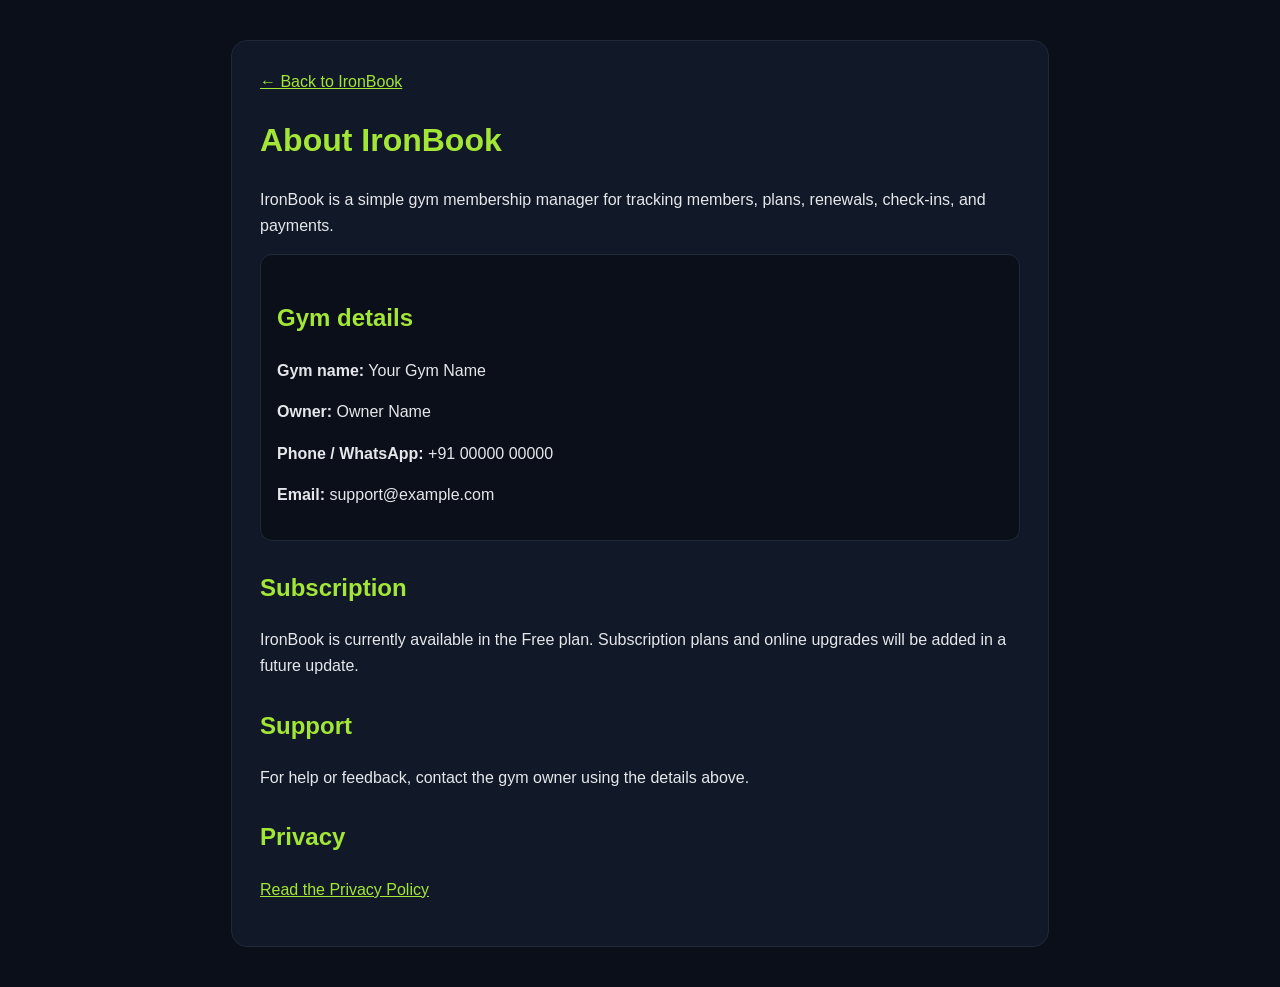
<file: about.html>
<!doctype html>
<html lang="en">
<head>
  <meta charset="UTF-8" />
  <meta name="viewport" content="width=device-width, initial-scale=1" />
  <title>About — IronBook</title>
  <style>
    body{margin:0;font-family:Arial,sans-serif;background:#0b0f19;color:#e5e7eb;line-height:1.6}
    .box{max-width:760px;margin:40px auto;padding:28px;background:#111827;border:1px solid #1f2937;border-radius:16px}
    h1{margin-top:0;color:#a3e635}
    h2{color:#a3e635;margin-top:28px}
    a{color:#a3e635}
    .back{display:inline-block;margin-bottom:20px}
    .card{background:#0b0f19;border:1px solid #1f2937;border-radius:12px;padding:16px;margin-top:16px}
  </style>
</head>
<body>
  <div class="box">
    <a class="back" href="./index.html">← Back to IronBook</a>
    <h1>About IronBook</h1>
    <p>IronBook is a simple gym membership manager for tracking members, plans, renewals, check-ins, and payments.</p>

    <div class="card">
      <h2>Gym details</h2>
      <p><strong>Gym name:</strong> Your Gym Name</p>
      <p><strong>Owner:</strong> Owner Name</p>
      <p><strong>Phone / WhatsApp:</strong> +91 00000 00000</p>
      <p><strong>Email:</strong> support@example.com</p>
    </div>

    <h2>Subscription</h2>
    <p>IronBook is currently available in the Free plan. Subscription plans and online upgrades will be added in a future update.</p>

    <h2>Support</h2>
    <p>For help or feedback, contact the gym owner using the details above.</p>

    <h2>Privacy</h2>
    <p><a href="./privacy.html">Read the Privacy Policy</a></p>
  </div>
</body>
</html>
</file>
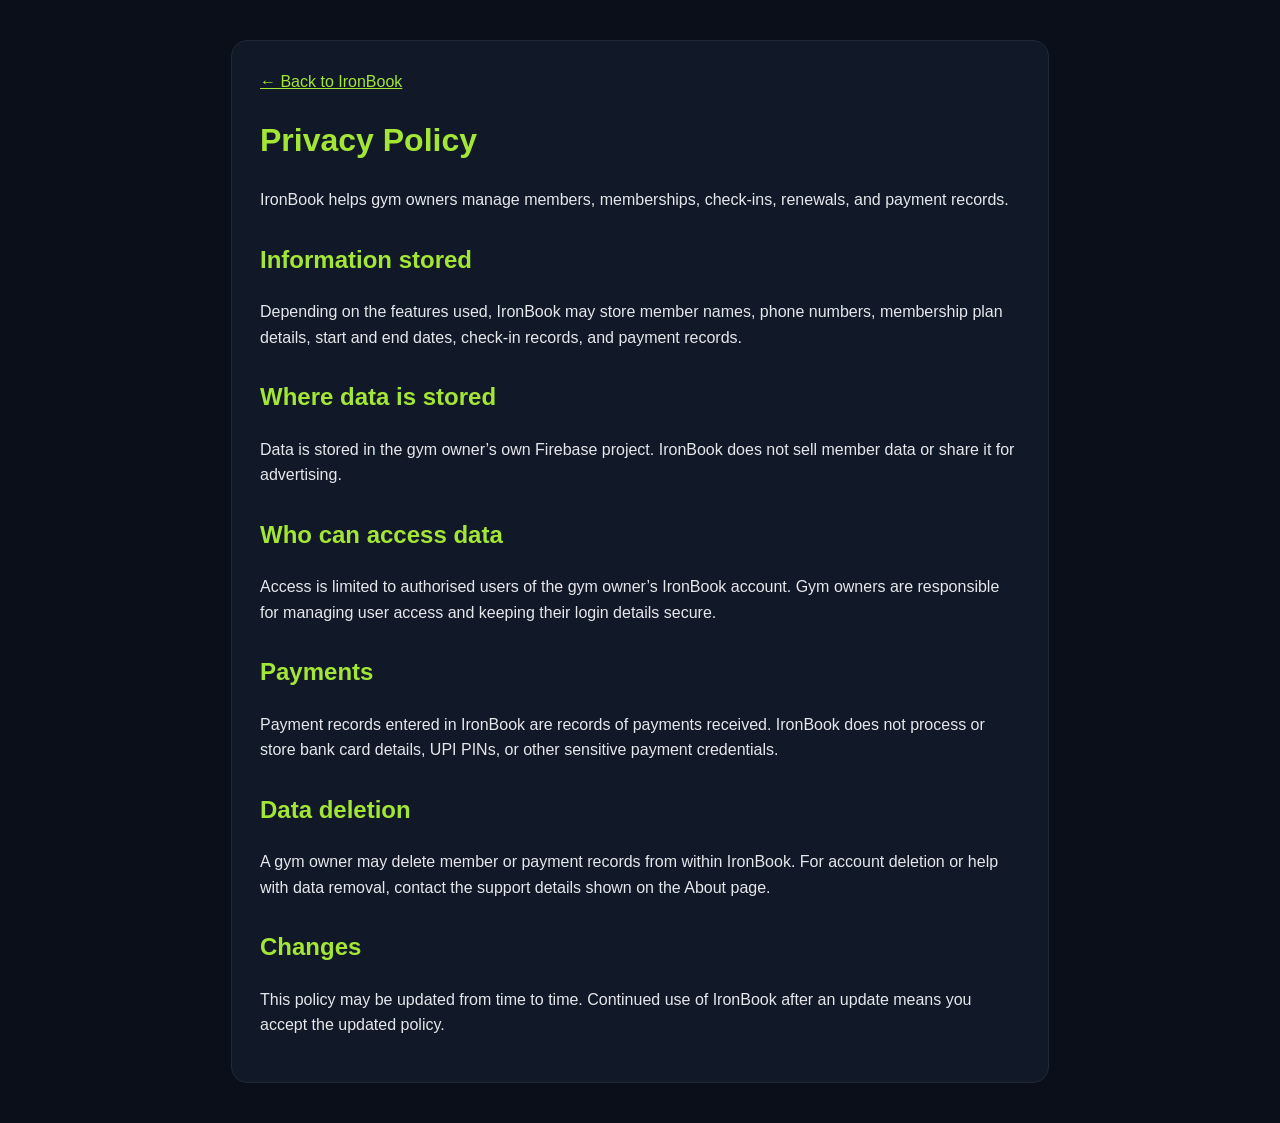
<file: privacy.html>
<!doctype html>
<html lang="en">
<head>
  <meta charset="UTF-8" />
  <meta name="viewport" content="width=device-width, initial-scale=1" />
  <title>Privacy Policy — IronBook</title>
  <style>
    body{margin:0;font-family:Arial,sans-serif;background:#0b0f19;color:#e5e7eb;line-height:1.6}
    .box{max-width:760px;margin:40px auto;padding:28px;background:#111827;border:1px solid #1f2937;border-radius:16px}
    h1{margin-top:0;color:#a3e635}
    h2{color:#a3e635;margin-top:28px}
    a{color:#a3e635}
    .back{display:inline-block;margin-bottom:20px}
  </style>
</head>
<body>
  <div class="box">
    <a class="back" href="./index.html">← Back to IronBook</a>
    <h1>Privacy Policy</h1>
    <p>IronBook helps gym owners manage members, memberships, check-ins, renewals, and payment records.</p>

    <h2>Information stored</h2>
    <p>Depending on the features used, IronBook may store member names, phone numbers, membership plan details, start and end dates, check-in records, and payment records.</p>

    <h2>Where data is stored</h2>
    <p>Data is stored in the gym owner’s own Firebase project. IronBook does not sell member data or share it for advertising.</p>

    <h2>Who can access data</h2>
    <p>Access is limited to authorised users of the gym owner’s IronBook account. Gym owners are responsible for managing user access and keeping their login details secure.</p>

    <h2>Payments</h2>
    <p>Payment records entered in IronBook are records of payments received. IronBook does not process or store bank card details, UPI PINs, or other sensitive payment credentials.</p>

    <h2>Data deletion</h2>
    <p>A gym owner may delete member or payment records from within IronBook. For account deletion or help with data removal, contact the support details shown on the About page.</p>

    <h2>Changes</h2>
    <p>This policy may be updated from time to time. Continued use of IronBook after an update means you accept the updated policy.</p>
  </div>
</body>
</html>
</file>
